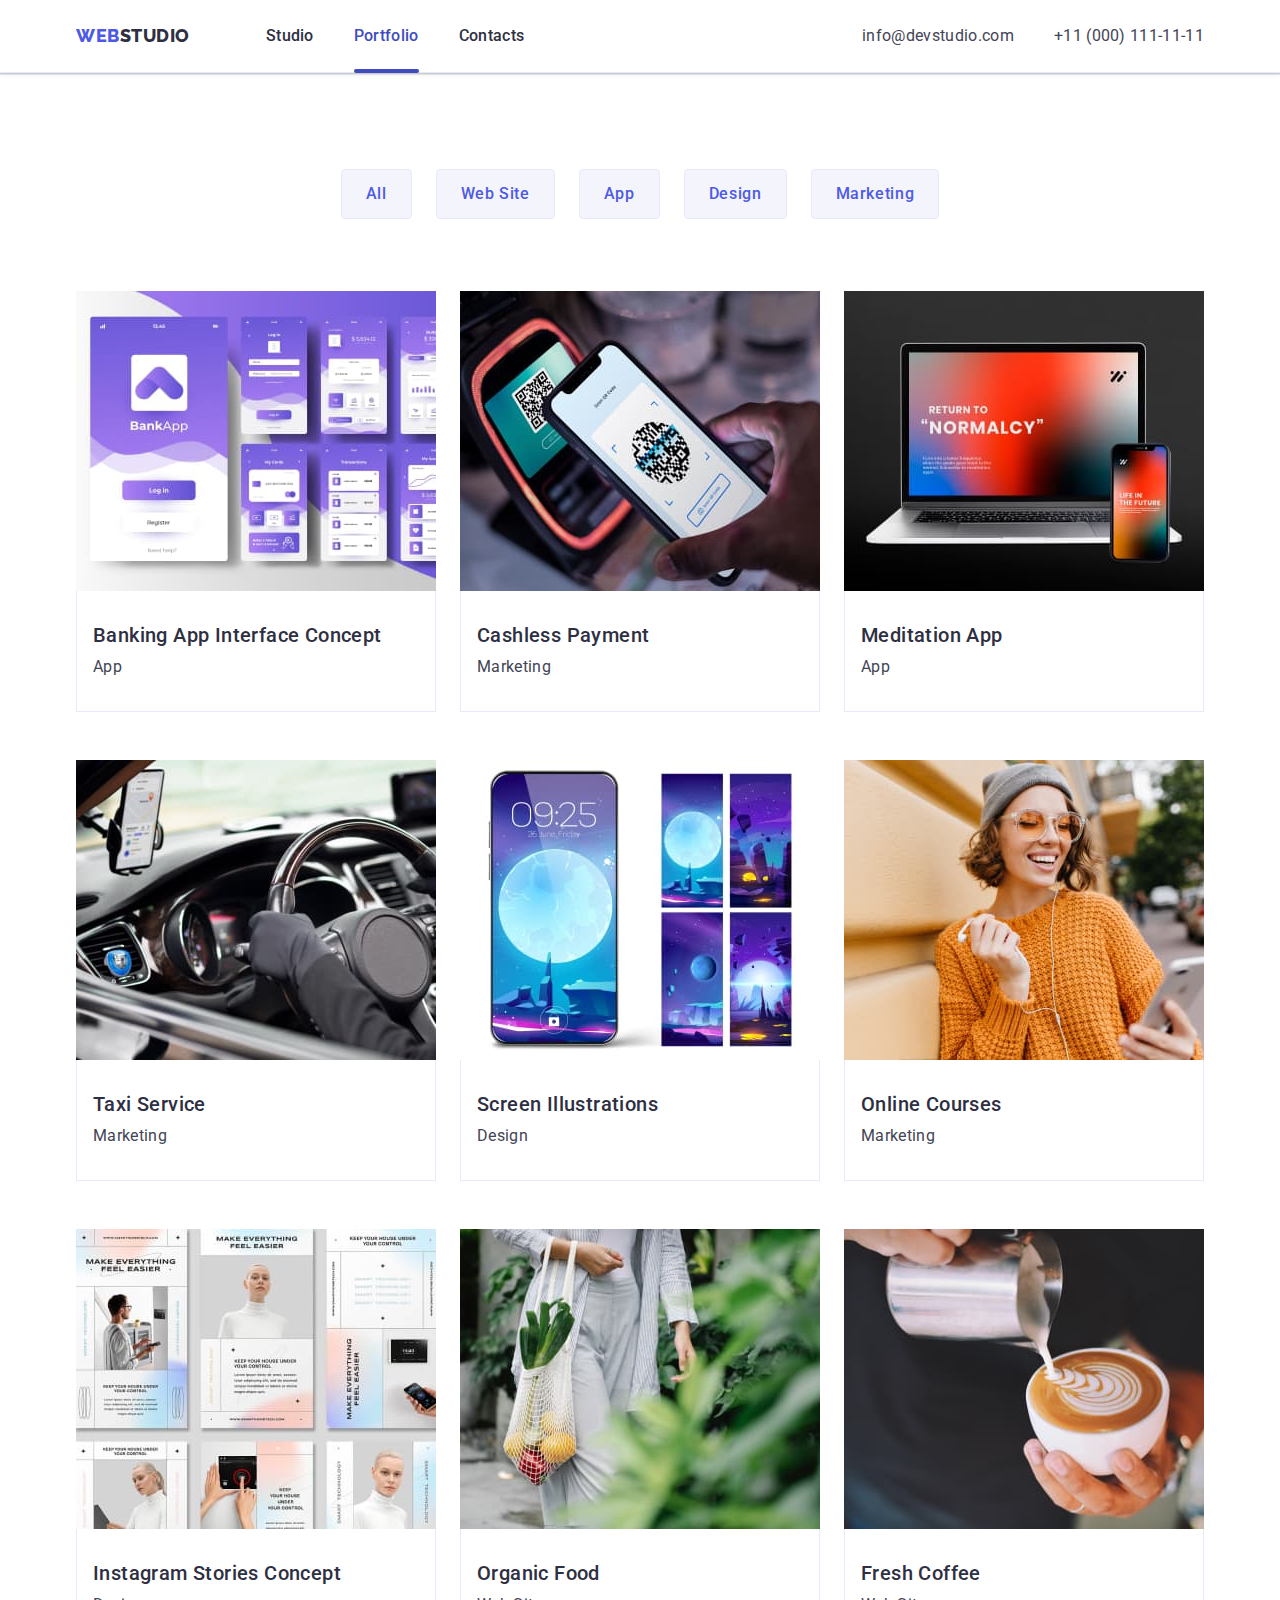
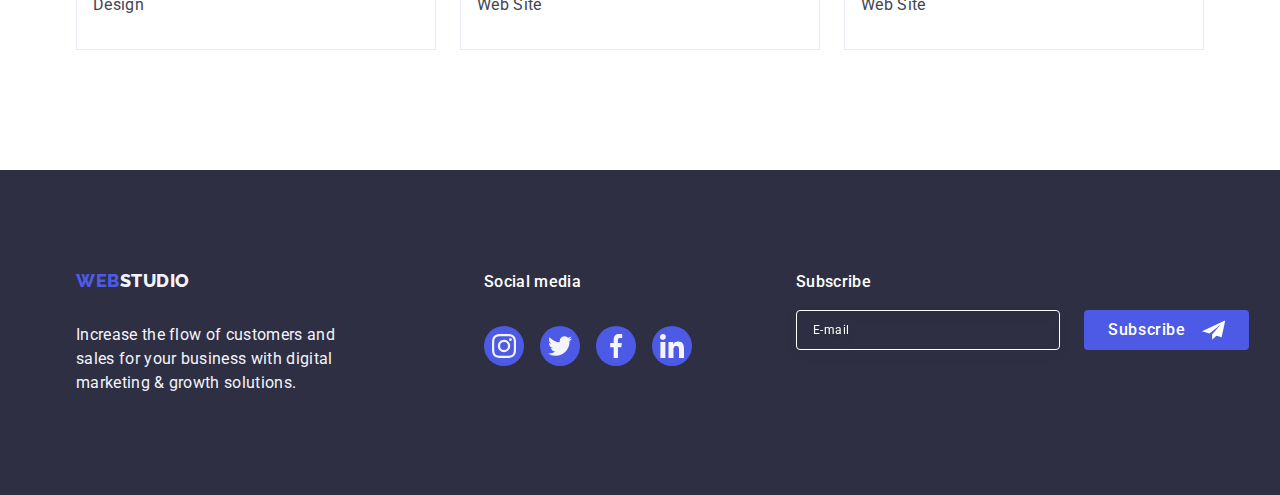
<file: portfolio.html>
<!DOCTYPE html>
<html lang="en">
  <head>
    <meta charset="utf-8" />
    <meta name="description" content="WEBSTUDIOS Portfolio" />
    <title>Portfolio</title>
    <!-- Normalize -->
    <link
      rel="stylesheet"
      href="https://cdn.jsdelivr.net/npm/modern-normalize@2.0.0/modern-normalize.min.css"
    />
    <link rel="stylesheet" href="./css/styles.css" />
    <link rel="preconnect" href="https://fonts.googleapis.com" />
    <link rel="preconnect" href="https://fonts.gstatic.com" crossorigin />
    <link
      href="https://fonts.googleapis.com/css2?family=Raleway:wght@800&family=Roboto:wght@400;500;700;900&display=swap"
      rel="stylesheet"
    />
  </head>

  <body class="page">
    <!-- Header section -->
    <header class="header">
      <div class="header-container container">
        <nav class="header-nav">
          <a class="header-logo link" href="./index.html"
            >Web<span class="logo-other">Studio</span></a
          >
          <ul class="header-list list">
            <li><a class="header-item link" href="./index.html">Studio</a></li>
            <li>
              <a class="header-item link active" href="./portfolio.html"
                >Portfolio</a
              >
            </li>
            <li><a class="header-item link" href="">Contacts</a></li>
          </ul>
        </nav>

        <!-- Contacts -->
        <address class="contacts">
          <ul class="contacts-list list">
            <li>
              <a class="contacts-item link" href="mailto:info@devstudio.com"
                >info@devstudio.com</a
              >
            </li>
            <li>
              <a class="contacts-item link" href="tel:+110001111111"
                >+11 (000) 111-11-11</a
              >
            </li>
          </ul>
        </address>
      </div>
    </header>

    <!-- main block -->
    <main>
      <section class="section-portfolio">
        <div class="container">
          <h1 class="visually-hidden">Completed projects</h1>
          <ul class="list-kind card-set">
            <li>
              <button class="portfolio-btn card-set-item" type="button">
                All
              </button>
            </li>
            <li>
              <button class="portfolio-btn card-set-item" type="button">
                Web Site
              </button>
            </li>
            <li>
              <button class="portfolio-btn card-set-item" type="button">
                App
              </button>
            </li>
            <li>
              <button class="portfolio-btn card-set-item" type="button">
                Design
              </button>
            </li>
            <li>
              <button class="portfolio-btn card-set-item" type="button">
                Marketing
              </button>
            </li>
          </ul>

          <ul class="list card card-set">
            <li class="card-set-item portfolio-item">
              <a href="" class="portfolio-link link">
                <div class="portfolio-overlay">
                  <!-- <div class="portfolio-wrapper"> -->
                  <img
                    class="portfolio-project-image"
                    src="./images/portfolio/img4.jpg"
                    alt="Banking App Interface Concept"
                    width="360"
                    height="300"
                  />
                  <!-- </div> -->
                  <!-- <div class="overlay"> -->
                  <p class="overlay-text">
                    14 Stylish and User-Friendly App Design Concepts · Task
                    Manager App · Calorie Tracker App · Exotic Fruit Ecommerce
                    App · Cloud Storage App
                  </p>
                  <!-- </div> -->
                </div>
                <div class="card-border">
                  <h2 class="project-name">Banking App Interface Concept</h2>
                  <p class="scope-project">App</p>
                </div>
              </a>
            </li>

            <li class="card-set-item portfolio-item">
              <a class="portfolio-link link" href="">
                <div class="portfolio-overlay">
                  <!-- <div class="portfolio-wrapper"> -->
                  <img
                    src="./images/portfolio/img5.jpg"
                    alt="payment by phone"
                    width="360"
                    height="300"
                  />
                  <!-- </div> -->
                  <!-- <div class="overlay"> -->
                  <p class="overlay-text">
                    14 Stylish and User-Friendly App Design Concepts · Task
                    Manager App · Calorie Tracker App · Exotic Fruit Ecommerce
                    App · Cloud Storage App
                  </p>
                  <!-- </div> -->
                </div>
                <div class="card-border">
                  <h2 class="project-name">Cashless Payment</h2>
                  <p class="scope-project">Marketing</p>
                </div>
              </a>
            </li>

            <li class="card-set-item portfolio-item">
              <a class="portfolio-link link" href="">
                <div class="portfolio-overlay">
                  <!-- <div class="portfolio-wrapper"> -->
                  <img
                    src="./images/portfolio/img6.jpg"
                    alt="the interface of the App for meditation on a smartphone and phone"
                    width="360"
                    height="300"
                  />
                  <!-- </div> -->
                  <!-- <div class="overlay"> -->
                  <p class="overlay-text">
                    14 Stylish and User-Friendly App Design Concepts · Task
                    Manager App · Calorie Tracker App · Exotic Fruit Ecommerce
                    App · Cloud Storage App
                  </p>
                  <!-- </div> -->
                </div>
                <div class="card-border">
                  <h2 class="project-name">Meditation App</h2>
                  <p class="scope-project">App</p>
                </div>
              </a>
            </li>

            <li class="card-set-item portfolio-item">
              <a class="portfolio-link link" href="">
                <div class="portfolio-overlay">
                  <!-- <div class="portfolio-wrapper"> -->
                  <img
                    src="./images/portfolio/img7.jpg"
                    alt="hands in black gloves hold the steering wheel of the car"
                    width="360"
                    height="300"
                  />
                  <!-- </div> -->
                  <!-- <div class="overlay"> -->
                  <p class="overlay-text">
                    14 Stylish and User-Friendly App Design Concepts · Task
                    Manager App · Calorie Tracker App · Exotic Fruit Ecommerce
                    App · Cloud Storage App
                  </p>
                  <!-- </div> -->
                </div>
                <div class="card-border">
                  <h2 class="project-name">Taxi Service</h2>
                  <p class="scope-project">Marketing</p>
                </div>
              </a>
            </li>

            <li class="card-set-item portfolio-item">
              <a class="portfolio-link link" href="">
                <div class="portfolio-overlay">
                  <!-- <div class="portfolio-wrapper"> -->
                  <img
                    src="./images/portfolio/img8.jpg"
                    alt="background image on the smartphone screen with the moon and different variations of this image"
                    width="360"
                    height="300"
                  />

                  <p class="overlay-text">
                    14 Stylish and User-Friendly App Design Concepts · Task
                    Manager App · Calorie Tracker App · Exotic Fruit Ecommerce
                    App · Cloud Storage App
                  </p>
                </div>
                <div class="card-border">
                  <h2 class="project-name">Screen Illustrations</h2>
                  <p class="scope-project">Design</p>
                </div>
              </a>
            </li>

            <li class="card-set-item portfolio-item">
              <a class="portfolio-link link" href="">
                <div class="portfolio-overlay">
                  <img
                    src="./images/portfolio/img9.jpg"
                    alt="a girl in a yellow sweater is smiling and listening to online courses in headphones using a smartphone"
                    width="360"
                    height="300"
                  />

                  <p class="overlay-text">
                    14 Stylish and User-Friendly App Design Concepts · Task
                    Manager App · Calorie Tracker App · Exotic Fruit Ecommerce
                    App · Cloud Storage App
                  </p>
                </div>
                <div class="card-border">
                  <h2 class="project-name">Online Courses</h2>
                  <p class="scope-project">Marketing</p>
                </div>
              </a>
            </li>

            <li class="card-set-item portfolio-item">
              <a class="portfolio-link link" href="">
                <div class="portfolio-overlay">
                  <img
                    src="./images/portfolio/img10.jpg"
                    alt="several options for posts on Instagram"
                    width="360"
                    height="300"
                  />

                  <p class="overlay-text">
                    14 Stylish and User-Friendly App Design Concepts · Task
                    Manager App · Calorie Tracker App · Exotic Fruit Ecommerce
                    App · Cloud Storage App
                  </p>
                </div>
                <div class="card-border">
                  <h2 class="project-name">Instagram Stories Concept</h2>
                  <p class="scope-project">Design</p>
                </div>
              </a>
            </li>

            <li class="card-set-item portfolio-item">
              <a class="portfolio-link link" href="">
                <div class="portfolio-overlay">
                  <img
                    src="./images/portfolio/img11.jpg"
                    alt="a woman carries vegetables in a bag in the form of a net"
                    width="360"
                    height="300"
                  />

                  <p class="overlay-text">
                    14 Stylish and User-Friendly App Design Concepts · Task
                    Manager App · Calorie Tracker App · Exotic Fruit Ecommerce
                    App · Cloud Storage App
                  </p>
                </div>
                <div class="card-border">
                  <h2 class="project-name">Organic Food</h2>
                  <p class="scope-project">Web Site</p>
                </div>
              </a>
            </li>

            <li class="card-set-item portfolio-item">
              <a class="portfolio-link link" href="">
                <div class="portfolio-overlay">
                  <img
                    src="./images/portfolio/img12.jpg"
                    alt="making coffee"
                    width="360"
                    height="300"
                  />

                  <p class="overlay-text">
                    14 Stylish and User-Friendly App Design Concepts · Task
                    Manager App · Calorie Tracker App · Exotic Fruit Ecommerce
                    App · Cloud Storage App
                  </p>
                </div>
                <div class="card-border">
                  <h2 class="project-name">Fresh Coffee</h2>
                  <p class="scope-project">Web Site</p>
                </div>
              </a>
            </li>
          </ul>
        </div>
      </section>
    </main>

    <!-- Footer block -->
    <footer class="footer">
      <div class="footer-container container">
        <div class="footer-logo-container">
          <a class="footer-logo link" href="./index.html"
            >Web<span class="logo-white">Studio</span></a
          >

          <!-- exhortation -->
          <p class="exhortation">
            Increase the flow of customers and sales for your business with
            digital marketing & growth solutions.
          </p>
        </div>

        <div class="footer-container-social">
          <p class="footer-network-text">Social media</p>
          <ul class="list network-list network-list-footer">
            <li class="network-item network-item-footer">
              <a
                class="link network-link network-link-footer"
                href="https://www.instagram.com/"
                target="_blank"
                rel="noopener noreferrer"
              >
                <svg class="network-icon" width="24" height="24">
                  <use href="./images/icons.svg#instagram"></use>
                </svg>
              </a>
            </li>
            <li class="network-item network-item-footer">
              <a
                class="link network-link network-link-footer"
                href="https://twitter.com/"
                target="_blank"
                rel="noopener noreferrer"
              >
                <svg class="network-icon" width="24" height="24">
                  <use href="./images/icons.svg#twitter"></use>
                </svg>
              </a>
            </li>
            <li class="network-item network-item-footer">
              <a
                class="link network-link network-link-footer"
                href="https://www.facebook.com/"
                target="_blank"
                rel="noopener noreferrer"
              >
                <svg class="network-icon" width="24" height="24">
                  <use href="./images/icons.svg#facebook"></use>
                </svg>
              </a>
            </li>
            <li class="network-item network-item-footer">
              <a
                class="link network-link network-link-footer"
                href="https://www.linkedin.com/"
                target="_blank"
                rel="noopener noreferrer"
              >
                <svg class="network-icon" width="24" height="24">
                  <use href="./images/icons.svg#linkedin"></use>
                </svg>
              </a>
            </li>
          </ul>
        </div>
        <div class="footer-right">
          <p class="footer-text-subscribe">Subscribe</p>
          <form class="footer-form" name="subscribe_form" autocomplete="off">
            <label class="footer-form-field">
              <input
                class="footer-form-input"
                type="email"
                name="user-email"
                placeholder="E-mail"
              />
            </label>
            <button class="btn foter-form-btn" type="submit">
              Subscribe
              <svg class="subscribe-form-icon" width="24" height="24">
                <use href="./images/icons.svg#subscribe"></use>
              </svg>
            </button>
          </form>
        </div>
      </div>
    </footer>
  </body>
</html>
</file>
<file: css/styles.css>
:root {
  --white: #fff;
  --navyblue: #2e2f42;
  --slate: #434455;
  --iris: #4d5ae5;
  --ocean: #404bbf;
  --cloud: #f4f4fd;
  --cornflower: #e7e9fc;
  --items: 3;
  --indent-column: 24px;
  --indent-row: 48px;

  --icon-color: #8e8f99;
  --icon-hover-color: #404bbf;
  --light-green-icon: #31d0aa;
}

.page {
  font-family: 'Roboto', sans-serif;
  background-color: var(--white);
  color: var(--slate);
}

*,
*::before,
*::after {
  box-sizing: border-box;
}

.visually-hidden {
  position: absolute;
  width: 1px;
  height: 1px;
  margin: -1px;
  border: 0;
  padding: 0;

  white-space: nowrap;
  clip-path: inset(100%);
  clip: rect(0 0 0 0);
  overflow: hidden;
}
/* Reset */

.link {
  text-decoration: none;
  color: currentColor;
  font-style: normal;
}

.list {
  list-style: none;
}

h1,
h2,
h3,
h4,
h5,
p {
  margin: 0;
}

ul,
ol {
  list-style: none;
  margin: 0;
  padding: 0;
}

a {
  text-decoration: none;
  color: currentColor;
}

img {
  display: block;
  width: 100%;
  height: auto;
}

button {
  font-family: inherit;
  cursor: pointer;
}

.section {
  padding-top: 48px;
  padding-bottom: 48px;
}

@media only screen and (min-width: 1158px) {
  .section {
    padding-top: 60px;
    padding-bottom: 60px;
  }
}

.container {
  min-width: 320px;
  max-width: 428px;

  padding-left: 16px;
  padding-right: 16px;

  margin-left: auto;
  margin-right: auto;

  outline-offset: -2px;
}

@media only screen and (min-width: 768px) {
  .container {
    max-width: 768px;
  }
}

@media only screen and (min-width: 1158px) {
  .container {
    max-width: 1158px;
    padding-left: 15px;
    padding-right: 15px;
  }
}

.title {
  margin-bottom: 72px;
  font-size: 36px;
  font-weight: 700;
  line-height: 1.11;
  letter-spacing: 0.72px;
  text-transform: capitalize;

  text-align: center;

  color: var(--navyblue);
}

/* Flexbox grid */
.card-set {
  display: flex;
  flex-wrap: wrap;
  gap: var(--indent-row) var(--indent-column);
}

card-set-item {
  width: calc((100% - 48px) / 3);
}
/* HEADER */

.header {
  border-bottom: 1px solid var(--cornflower);
  box-shadow: 0px 2px 1px rgba(46, 47, 66, 0.08),
    0px 1px 1px rgba(46, 47, 66, 0.16), 0px 1px 6px rgba(46, 47, 66, 0.08);
  padding: 24px 0;
}

@media only screen and (min-width: 768px) {
  .header {
    padding: 0;
  }
}

.header-container {
  display: flex;
  justify-content: space-between;
  align-items: center;
}

.header-nav {
  display: flex;
  align-items: center;
}

.header-logo {
  color: var(--iris);
  font-size: 18px;
  font-family: 'Raleway', sans-serif;
  font-weight: 800;
  line-height: 1.17;
  letter-spacing: 0.54px;
  text-transform: uppercase;
}

@media only screen and (min-width: 768px) {
  .header-logo {
    margin-right: 120px;
  }
}

@media only screen and (min-width: 1158px) {
  .header-logo {
    margin-right: 76px;
  }
}

.logo-other {
  color: var(--navyblue);
}

.header-list {
  display: flex;
  gap: 40px;
}

.header-item {
  font-weight: 500;
  line-height: 1.5;
  letter-spacing: 0.02em;
  color: var(--navyblue);
  display: block;
  padding: 24px 0;
  transition: color 250ms cubic-bezier(0.4, 0, 0.2, 1);
  position: relative;
}

.header-item:hover,
.header-item:focus {
  color: var(--ocean);
}

.active {
  color: var(--icon-hover-color);
}

.header-item.active::after {
  content: '';
  position: absolute;
  bottom: -1px;
  left: 0;

  display: block;
  width: 100%;
  height: 4px;
  border-radius: 2px;
  background-color: var(--ocean);
}

.contacts {
  font-style: normal;
}

.contacts-list {
  display: flex;
  flex-direction: column;
  align-items: center;
  gap: 8px;
}

@media only screen and (min-width: 1158px) {
  .contacts-list {
    gap: 40px;
    flex-direction: row;
  }
}

.header-address-item {
}

@media only screen and (min-width: 768px) {
  .contacts-item {
    font-size: 12px;
    font-weight: 400;
    line-height: 1.17;
    letter-spacing: 0.48px;
    color: var(--slate);
    padding: 0;

    transition: color 250ms cubic-bezier(0.4, 0, 0.2, 1);
  }
}

.contacts-item:hover,
.contacts-item:focus {
  color: var(--icon-hover-color);
}

@media only screen and (min-width: 1158px) {
  .contacts-item {
    font-size: 16px;
    font-weight: 400;
    line-height: 1.5;
    letter-spacing: 0.32px;

    padding: 24px 0;
  }
}

.menu-toggle {
  min-height: 32px;
  min-width: 32px;
  display: flex;
  align-items: center;
  justify-content: center;

  margin: 0;
  padding: 0;
  background-color: transparent;
  cursor: pointer;
  border: none;
  outline: none;

  transition: background-color 250ms cubic-bezier(0.4, 0, 0.2, 1);
}

.menu-toggle:hover,
.menu-toggle:focus {
  background-color: rgba(0, 0, 0, 0.1);
}

.menu-icon {
  stroke: var(--navyblue);
}

@media (min-width: 768px) {
  .menu-icon,
  .menu-toggle {
    display: none;
  }
}

.contacts-item {
  line-height: 1.5;
  letter-spacing: 0.02em;

  display: block;

  transition: color 250ms cubic-bezier(0.4, 0, 0.2, 1);
}

.contacts-item:hover,
.contacts-item:focus {
  color: var(--ocean);
}

@media (max-width: 767.8px) {
  .header-item,
  .contacts {
    display: none;
  }
}

/* MAIN */

.order {
  background-color: var(--navyblue);
  font-family: 'Roboto', sans-serif;
  font-size: 16px;
  line-height: 1.5;
  letter-spacing: 0.04em;

  max-width: 448px;

  padding-top: 112px;
  padding-bottom: 112px;

  margin: 0 auto;

  background-image: linear-gradient(
      to bottom,
      rgba(46, 47, 66, 0.7),
      rgba(46, 47, 66, 0.7)
    ),
    url('../images/order/people-office-tell@1x.png');
  background-repeat: no-repeat;
  background-position: center;
  background-size: cover;
}

@media (min-device-pixel-ratio: 2),
  (min-resolution: 192dpi),
  (min-resolution: 2dppx) {
  .order {
    background-image: linear-gradient(
        to bottom,
        rgba(46, 47, 66, 0.7),
        rgba(46, 47, 66, 0.7)
      ),
      url('../images/order/people-office-tell@2x.png');
  }
}

@media only screen and (min-width: 768px) {
  .order {
    max-width: 768px;
    background-image: linear-gradient(
        to bottom,
        rgba(46, 47, 66, 0.7),
        rgba(46, 47, 66, 0.7)
      ),
      url('../images/order/people-office-tab@1x.png');
  }

  @media (min-device-pixel-ratio: 2),
    (min-resolution: 192dpi),
    (min-resolution: 2dppx) {
    .order {
      background-image: linear-gradient(
          to bottom,
          rgba(46, 47, 66, 0.7),
          rgba(46, 47, 66, 0.7)
        ),
        url('../images/order/people-office-tab@2x.png');
    }
  }
}

@media only screen and (min-width: 1158px) {
  .order {
    max-width: 1440px;
    padding-top: 188px;
    padding-bottom: 188px;
    background-image: linear-gradient(
        to bottom,
        rgba(46, 47, 66, 0.7),
        rgba(46, 47, 66, 0.7)
      ),
      url('../images/order/people-office@1x.png');
  }

  @media (min-device-pixel-ratio: 2),
    (min-resolution: 192dpi),
    (min-resolution: 2dppx) {
    .order {
      background-image: linear-gradient(
          to bottom,
          rgba(46, 47, 66, 0.7),
          rgba(46, 47, 66, 0.7)
        ),
        url('../images/order/people-office@2x.png');
    }
  }
}

@media only screen and (min-width: 1158px) {
  .order {
    max-width: 1440px;

    padding-top: 188px;
    padding-bottom: 188px;
  }
}

.order-title {
  color: var(--white);
  text-align: center;

  font-size: 36px;
  line-height: 1.11;
  letter-spacing: 0.72px;
  text-transform: capitalize;
  font-weight: 700;

  max-width: 320px;
  margin: 0 auto;
  margin-bottom: 72px;
}

@media only screen and (min-width: 768px) {
  .order-title {
    font-size: 56px;
    height: 1.07;
    letter-spacing: 1.12px;
    margin-bottom: 36px;
    max-width: 496px;
  }
}

@media only screen and (min-width: 1158px) {
  .order-title {
    margin-bottom: 48px;
  }
}

.order-btn {
  background: var(--iris);
  color: var(--white);
  font-family: 'Roboto', sans-serif;
  font-weight: 500;
  font-size: 16px;
  line-height: 1.5;
  letter-spacing: 0.04em;
  min-width: 169px;
  height: 56px;
  border: none;

  display: block;
  margin: 0 auto;
  padding: 16px 32px;
  border-radius: 4px;
  background: var(--iris);
  box-shadow: 0px 4px 4px 0px rgba(0, 0, 0, 0.15);

  transition: background-color 250ms cubic-bezier(0.4, 0, 0.2, 1);
}

.order-btn:hover,
.order-btn:focus {
  background-color: var(--ocean);
}

/* benefits section */
.benefits {
  padding-top: 96px;
  padding-bottom: 96px;
}

@media only screen and (min-width: 1158px) {
  .benefits {
    padding-top: 60px;
    padding-bottom: 60px;
  }
}

.benefits-list {
}

@media only screen and (min-width: 768px) {
  .benefits-list {
    display: flex;
    flex-wrap: wrap;
    align-items: center;
    justify-content: center;
    gap: 72px 24px;
  }
}

@media only screen and (min-width: 1158px) {
  .benefits-list {
    display: flex;
    flex-wrap: nowrap;
  }
}

.benefits-item {
  width: 100%;
}

@media only screen and (max-width: 767.8px) {
  .benefits-item:not(:last-child) {
    margin-bottom: 72px;
  }
}

@media only screen and (min-width: 768px) {
  .benefits-item {
    flex-basis: calc((100% - 24px) / 2);
  }
}

@media only screen and (min-width: 1158px) {
  .benefits-item {
    flex-basis: calc((100% - 72px) / 4);
  }
}

.benefats-icons-container {
  display: flex;
  justify-content: center;
  align-items: center;
  margin-bottom: 8px;

  width: 264px;
  height: 112px;

  background-color: var(--cloud);
  border-radius: 4px;
}

.benefits-icon {
}

@media only screen and (max-width: 1157.8px) {
  .benefats-icons-container,
  .benefits-icon {
    display: none;
  }
}

.benefits-item-title {
  margin-bottom: 8px;
  text-align: center;
}

@media only screen and (min-width: 768px) {
  .benefits-item-title {
    text-align: left;
  }
}

@media only screen and (min-width: 1158px) {
  .benefits-item-title {
    font-size: 20px;
    font-weight: 500;
    line-height: 1.2;
    letter-spacing: 0.4px;
    margin-bottom: 8px;
    text-align: left;
  }
}

.text {
  color: var(--slate);
  line-height: 1.5;
  font-size: 16px;
}

.benefits-title-par {
  color: var(--slate);
  font-size: 16px;
  font-weight: 500;
  line-height: 1.5;
  letter-spacing: 0.32px;
}

@media only screen and (min-width: 1158px) {
  .benefits-title-par {
    font-weight: 400;
  }
}

/**
  |============================
  | Working section
  |============================
*/

.working {
  font-size: 36px;
  line-height: 1.11;
  text-align: center;
  letter-spacing: 0.02em;

  padding-bottom: 120px;
}

@media only screen and (max-width: 1157.8px) {
  .working {
    display: none;
  }
}

.title-working {
  font-size: 36px;
  text-transform: capitalize;
  letter-spacing: 0.02em;
  color: var(--navyblue);
  margin-bottom: 72px;
}

.working-list {
  display: flex;
  gap: 24px;
}

.working-item {
  flex-basis: calc((100% - 48) / 3);
}

.working-img {
  border: 1px solid var(--cornflower);
}

/**
  |============================
  | Team section
  |============================
*/

.team {
  background-color: var(--cloud);

  padding-top: 96px;
  padding-bottom: 96px;
}

@media only screen and (min-width: 1158px) {
  .team {
    padding-top: 120px;
    padding-bottom: 120px;
  }
}

.team-list {
  gap: 72px;
}

@media only screen and (min-width: 768px) {
  .team-list {
    display: flex;
    flex-wrap: wrap;
    align-items: center;
    justify-content: center;

    gap: 64px 24px;
  }
}

@media only screen and (min-width: 1158px) {
  .team-list {
    display: flex;
    flex-wrap: nowrap;
    align-items: center;
    justify-content: center;

    gap: 24px;
  }
}

.team-item {
  background-color: var(--white);
  border-radius: 0px 0px 4px 4px;
  box-shadow: 0px 1px 6px rgba(46, 47, 66, 0.08),
    0px 1px 1px rgba(46, 47, 66, 0.16), 0px 2px 1px rgba(46, 47, 66, 0.08);

  max-width: 264px;
  gap: 72px;
}

@media only screen and (min-width: 768px) {
  .team-item {
    flex-basis: calc((100% - 24) / 2);
  }
}

@media only screen and (min-width: 1158px) {
  .team-item {
    flex-basis: calc((100% - 72) / 4);
  }
}

@media only screen and (max-width: 767.8px) {
  .team-item {
    margin-left: auto;
    margin-right: auto;
  }
}

.team-img {
}

.network-list {
  display: flex;
  gap: 24px;
  justify-content: center;
  align-items: center;
}

.network-item {
  display: flex;
  justify-content: center;
  align-items: center;
  width: 40px;
  height: 40px;
}

.network-link {
  display: flex;
  justify-content: center;
  align-items: center;
  width: 100%;
  height: 100%;
  background-color: var(--iris);
  border-radius: 50%;

  transition: background-color 250ms cubic-bezier(0.4, 0, 0.2, 1);
}

.network-link:hover,
.network-link:focus {
  background-color: var(--ocean);
}

.network-icon {
  fill: var(--cloud);
}

.employee {
  padding: 32px 0;
}

.p-designer {
}

.team-title {
  font-size: 20px;
  font-weight: 500;
  line-height: 1.2;
  letter-spacing: 0.4px;
  color: var(--navyblue);
  text-align: center;
}

.position {
  color: var(--slate);
  line-height: 1.5;
  letter-spacing: 0.32px;
  font-size: 16px;
  letter-spacing: 0.02em;
  text-align: center;
  margin: 8px auto;
}

/**
  |============================
  | Customers Section
  |============================
*/

.customers-section {
  padding-top: 96px;
  padding-bottom: 96px;
}

@media only screen and (min-width: 1158px) {
  .customers-section {
    padding-top: 120px;
    padding-bottom: 120px;
  }
}

.customers-title {
}

.customers-list {
  display: flex;
  align-items: center;
  justify-content: center;
  flex-wrap: wrap;
  gap: 72px 16px;
}

@media only screen and (min-width: 768px) {
  .customers-list {
    gap: 72px 24px;
  }
}

@media only screen and (min-width: 1158px) {
  .customers-list {
    flex-wrap: nowrap;
    gap: 24px;
  }
}

.customers-item {
}

.customers-link {
  display: flex;
  justify-content: center;
  align-items: center;

  color: var(--icon-color);

  border: 1px solid var(--icon-color);
  border-radius: 4px;

  transition: border-color 250ms cubic-bezier(0.4, 0, 0.2, 1),
    color 250ms cubic-bezier(0.4, 0, 0.2, 1);

  width: 190px;
  height: 88px;
}

@media only screen and (min-width: 768px) {
  .customers-link {
    width: 168px;
  }
}

.customers-link:hover .customers-icon {
  color: var(--icon-hover-color);
}

.customers-link:focus .customers-icon {
  color: var(--icon-hover-color);
}

.customers-link:hover,
.customers-link:focus {
  border-color: var(--icon-hover-color);
  color: var(--ocean);
}

.customers-icon {
  fill: currentColor;
}

/**
  |============================
  | Footer
  |============================
*/

.footer {
  background-color: var(--navyblue);

  padding-top: 96px;
  padding-bottom: 96px;
}

@media only screen and (min-width: 1158px) {
  .footer {
    padding-top: 100px;
    padding-bottom: 100px;
  }
}

.footer-container {
  display: flex;
  flex-direction: column;
  gap: 72px;
  align-items: center;
}

@media only screen and (min-width: 768px) {
  .footer-container {
    flex-direction: row;
    flex-wrap: wrap;
    padding-left: 108px;
    gap: 72px 24px;
    align-items: baseline;
  }
}
@media only screen and (min-width: 1158px) {
  .footer-container {
    justify-content: start;
    flex-direction: row;
    padding-left: 15px;
  }
}

.footer-logo-container {
  display: flex;
  flex-direction: column;
  gap: 16px;
  align-items: center;
}

@media only screen and (min-width: 768px) {
  .footer-logo-container {
    align-items: start;
  }
}

@media only screen and (min-width: 1158px) {
  .footer-logo-container {
    margin-right: 120px;
  }
}

.footer-logo {
  font-family: 'Raleway', sans-serif;
  font-size: 18px;
  font-weight: 800;
  line-height: 1.17;
  letter-spacing: 0.54px;
  text-transform: uppercase;
  color: var(--iris);
  display: inline-block;
  margin-bottom: 16px;
}

.logo-white {
  color: var(--cloud);
}

.exhortation {
  color: var(--cloud);
  line-height: 1.5;
  letter-spacing: 0.32px;
  width: 264px;
  max-width: 268px;
  font-weight: 400;
}

@media only screen and (min-width: 768px) {
  .exhortation {
    max-width: 264px;
  }
}

.footer-container-social {
}

@media only screen and (min-width: 1158px) {
  .footer-container-social {
    margin-right: 80px;
  }
}

.footer-network-text {
  letter-spacing: 0.32px;
  color: var(--white);
  margin-bottom: 16px;
  font-weight: 500;
  line-height: 1.5;
}

.network-link-footer:hover,
.network-link-footer:focus {
  background-color: var(--light-green-icon);
}

.network-icon {
  fill: var(--cloud);
}

.network-list-footer {
  gap: 16px;
}

/* footer-form */

@media only screen and (max-width: 1157.8px) {
  .footer-right {
    width: 100%;
  }
}

.footer-text-subscribe {
  color: var(--white);
  font-size: 16px;
  font-weight: 500;
  line-height: 1.5;
  letter-spacing: 0.32px;
  text-align: center;

  margin-bottom: 16px;
}

@media only screen and (min-width: 768px) {
  .footer-text-subscribe {
    text-align: start;
  }
}

.footer-form {
  display: flex;
  gap: 16px;
  flex-direction: column;
  justify-content: center;

  width: 100%;
}

@media only screen and (min-width: 768px) {
  .footer-form {
    flex-direction: row;
    gap: 24px;
    justify-content: start;
  }
}

@media only screen and (min-width: 1158px) {
  .footer-form {
    flex-direction: row;
    justify-content: start;
    max-width: 264px;
  }
}

.footer-form-field {
  position: relative;
  display: block;
}

.footer-form-input {
  width: 100%;
  height: 40px;
  padding: 8px 16px;

  font-size: 12px;
  color: var(--white);
  line-height: 1.5;
  letter-spacing: 0.04em;

  border-radius: 4px;
  border: 1px solid var(--white);
  filter: drop-shadow(0px 4px 4px rgba(0, 0, 0, 0.15));
  background-color: transparent;

  transition: border-color 250ms cubic-bezier(0.4, 0, 0.2, 1);
}

@media only screen and (min-width: 768px) {
  .footer-form-input {
    width: 264px;
  }
}

.footer-form-input:focus {
  border-color: var(--iris);
}

.footer-form-input::placeholder {
  opacity: 1;
  transition: opacity 250ms cubic-bezier(0.4, 0, 0.2, 1);

  color: var(--white);
  font-size: 12px;
  font-weight: 400;
  line-height: 2;
  letter-spacing: 0.48px;
}

.footer-form-input:focus::placeholder {
  opacity: 0;
}

.foter-form-btn {
  display: inline-flex;
  padding: 8px 24px;
  justify-content: center;
  align-items: center;
  min-width: 165px;

  border-radius: 4px;
  background: var(--iris);
  border: none;

  margin: 0 auto;

  color: var(--white);
  text-align: center;
  font-size: 16px;
  font-weight: 500;
  line-height: 1.5;
  letter-spacing: 0.64px;

  transition: background-color 250ms cubic-bezier(0.4, 0, 0.2, 1);
}

@media only screen and (min-width: 768px) {
  .foter-form-btn {
    margin: 0;
  }
}

.foter-form-btn:hover,
.foter-form-btn:focus {
  background-color: var(--ocean);
}

.subscribe-form-icon {
  margin-left: 16px;
}

.footer-container-social {
  display: flex;
  flex-direction: column;
  gap: 16px;
  align-items: center;
}

@media only screen and (min-width: 768px) {
  .footer-container-social {
    align-items: start;
  }
}

/* PORTFOLIO */
.portfolio-btn {
  font-family: 'Roboto', sans-serif;
  font-size: 16px;
  letter-spacing: 0.04em;
  background-color: var(--cloud);
  color: var(--iris);
  text-align: center;
  font-weight: 500;
  line-height: 1.5;
  letter-spacing: 0.64px;

  transition: color 250ms cubic-bezier(0.4, 0, 0.2, 1),
    background-color 250ms cubic-bezier(0.4, 0, 0.2, 1),
    border-color 250ms cubic-bezier(0.4, 0, 0.2, 1),
    box-shadow 250ms cubic-bezier(0.4, 0, 0.2, 1);
}

.portfolio-btn:hover,
.portfolio-btn:focus {
  background-color: var(--ocean);
  color: var(--white);
  border: 1px solid transparent;
  box-shadow: 0px 3px 1px rgba(0, 0, 0, 0.1), 0px 2px 1px rgba(0, 0, 0, 0.08),
    0px 2px 2px rgba(0, 0, 0, 0.12);
}

.portfolio-link {
  display: block;
  transition: box-shadow 250ms cubic-bezier(0.4, 0, 0.2, 1);
}

.portfolio-link:hover {
  box-shadow: 0px 1px 6px rgba(46, 47, 66, 0.08),
    0px 1px 1px rgba(46, 47, 66, 0.16), 0px 2px 1px rgba(46, 47, 66, 0.08);
  transform: translateY(0%);
}

.portfolio-link:hover.project-name {
  font-weight: 500;
  font-size: 20px;
  line-height: 1.2;
  letter-spacing: 0.02em;
  color: var(--navyblue);
  margin-bottom: 8px;
  transform: translateY(0%);
}

.scope-project {
  font-size: 16px;
  line-height: 1.5;
  letter-spacing: 0.02em;
  color: var(--slate);
}

.card-border {
  padding: 32px 16px;
  border: 1px solid var(--cornflower);
  border-top: none;
}

.btns-portfolio {
  padding-top: 96px;
  padding-bottom: 72px;
  justify-content: center;
}

.project-name {
  color: var(--navyblue);
  font-size: 20px;
  font-weight: 500;
  line-height: 1.2;
  letter-spacing: 0.4px;
  margin-bottom: 8px;
}

.portfolio-btn {
  border-radius: 4px;
  border: 1px solid var(--cornflower);
  display: block;
  margin: 0 auto;
  justify-content: center;
  padding: 12px 24px;
}

.portfolio-item {
  transition: box-shadow 250ms cubic-bezier(0.4, 0, 0.2, 1);
}

.portfolio-item:hover,
.portfolio-item:focus {
  border: 1px solid var(--cloud);
  background-color: var(--white);
  box-shadow: 0px 2px 1px 0px rgba(46, 47, 66, 0.08),
    0px 1px 1px 0px rgba(46, 47, 66, 0.16),
    0px 1px 6px 0px rgba(46, 47, 66, 0.08);
  border: initial;
}

/* overlay */
.portfolio-overlay {
  position: relative;
  overflow: hidden;
}

.overlay-text {
  font-weight: 400;
  letter-spacing: 0.02em;
  font-size: 16px;
  line-height: 1.5;

  color: var(--cloud);
  position: absolute;
  top: 0;

  padding: 40px 32px;

  background-color: var(--iris);
  height: 100%;
  width: 100%;
  transform: translateY(100%);
  transition: transform 250ms cubic-bezier(0.4, 0, 0.2, 1);
}

.overlay {
  position: absolute;
  top: 0;
  left: 0;
  transform: translateY(100%);
  transition: transform 250ms cubic-bezier(0.4, 0, 0.2, 1);

  width: 100%;
  height: 100%;
  background-color: var(--iris);
  padding: 40px 32px 164px 32px;
}

.portfolio-item:hover .overlay-text {
  transform: translateY(0);
}

.projects-container {
  padding-bottom: 120px;
}

.section-portfolio {
  padding-top: 96px;
  padding-bottom: 120px;
}

.list-kind {
  display: flex;
  justify-content: center;
  gap: 24px;
  margin-bottom: 72px;
}

.card {
  display: flex;
  flex-wrap: wrap;
  row-gap: 48px;
}

/* modal window styles */
.backdrop {
  position: fixed;
  top: 0;
  left: 0;

  width: 100%;
  height: 100%;
  background-color: rgba(46, 47, 66, 0.4);

  transition: opacity 250ms cubic-bezier(0.4, 0, 0.2, 1),
    visibility 250ms cubic-bezier(0.4, 0, 0.2, 1);
}

.backdrop.is-hidden {
  opacity: 0;
  visibility: hidden;
  pointer-events: none;
}

.modal {
  position: absolute;
  top: 50%;
  left: 50%;

  padding: 72px 24px 24px 24px;

  width: 408px;
  min-height: 584px;
  border-radius: 4px;
  background-color: #fcfcfc;
  box-shadow: 0px 2px 1px 0px rgba(0, 0, 0, 0.2),
    0px 1px 3px 0px rgba(0, 0, 0, 0.12), 0px 1px 1px 0px rgba(0, 0, 0, 0.14);

  transform: translate(-50%, -50%) scale(1);
  transition: transform 250ms cubic-bezier(0.4, 0, 0.2, 1);
}

.backdrop.is-hidden .modal {
  opacity: 0;
  transform: translateX(-50%) translateY(-50%);
}

.modal-btn {
  display: flex;
  align-items: center;
  justify-content: center;
  position: absolute;
  top: 24px;
  right: 24px;

  width: 24px;
  height: 24px;
  padding: 0;
  border-radius: 50%;
  border: 1px solid rgba(0, 0, 0, 0.1);
  background-color: var(--cornflower);

  transition: background-color 250ms cubic-bezier(0.4, 0, 0.2, 1),
    border 250ms cubic-bezier(0.4, 0, 0.2, 1);
}

.modal-btn:hover,
.modal-btn:focus {
  background-color: var(--icon-hover-color);
  border: none;
  fill: var(--white);
}

.modal-container {
  margin-bottom: 8px;
}

.modal-icon {
  transition: fill 250ms cubic-bezier(0.4, 0, 0.2, 1);
}

.modal-title {
  display: block;
  margin-bottom: 16px;
  width: 360px;
  color: var(--navyblue);
  text-align: center;
  font-family: Roboto;
  font-size: 16px;
  font-weight: 500;
  line-height: 1.5;
  letter-spacing: 0.32px;
}

.modal-form {
}

.modal-form-field {
  display: block;

  position: relative;

  font-size: 12px;
  line-height: 1.17;
  letter-spacing: 0.04em;
  color: var(--icon-color);
  margin-bottom: 4px;
}

.modal-form-input {
  width: 100%;
  height: 40px;
  padding: 11px 38px;

  font-size: 18px;

  border-radius: 4px;
  border: 1px solid rgba(46, 47, 66, 0.4);
  background-color: transparent;
  outline: transparent;

  transition: border-color 250ms cubic-bezier(0.4, 0, 0.2, 1);
}

.modal-form-input:focus {
  border-color: var(--iris);
}

.modal-form-label {
  display: block;
  position: relative;
}

.modal-form-icon {
  position: absolute;
  left: 16px;
  top: 45%;
  fill: var(--navyblue);
  transition: fill 250ms cubic-bezier(0.4, 0, 0.2, 1);
}

.modal-form-input:focus + .modal-form-icon {
  fill: var(--iris);
}

.modal-form-comment {
  width: 100%;
  height: 120px;
  padding: 11px 38px;

  font-size: 12px;
  line-height: 1.17;
  letter-spacing: 0.04em;
  color: rgba(46, 47, 66, 0.4);
  padding: 8px 16px;

  border-radius: 4px;
  border: 1px solid rgba(46, 47, 66, 0.4);
  background-color: transparent;
  outline: transparent;

  resize: none;

  transition: border-color 250ms cubic-bezier(0.4, 0, 0.2, 1);
}

.modal-form-comment:focus {
  border-color: var(--iris);
}

.modal-form-comment::placeholder {
  color: rgba(46, 47, 66, 0.4);
  font-size: 12px;
  font-weight: 400;
  line-height: 1.17;
  letter-spacing: 0.48px;
}

.form-btn {
  transition: background-color 250ms cubic-bezier(0.4, 0, 0.2, 1);
}

/* agreement block */

.modal_container_agreement {
  margin-bottom: 24px;
}

.modal-form-agreement {
  align-items: center;
  gap: 8px;
  font-size: 12px;
  line-height: 1.17;
  letter-spacing: 0.04em;
  color: var(--icon-color);
}

.modal-form-custom-checkbox {
  display: inline-flex;
  align-items: center;
  justify-content: center;
  fill: transparent;

  width: 16px;
  height: 16px;

  border-radius: 2px;
  border: 1px solid rgba(46, 47, 66, 0.4);
  transition: background-color 250ms cubic-bezier(0.4, 0, 0.2, 1),
    border 250ms cubic-bezier(0.4, 0, 0.2, 1),
    fill 250ms cubic-bezier(0.4, 0, 0.2, 1);
}

.modal-form-checkbox-icon {
  opacity: 1;
  transition: opacity 250ms cubic-bezier(0.4, 0, 0.2, 1),
    transform 250ms cubic-bezier(0.4, 0, 0.2, 1);
}

.comment-container {
  margin-bottom: 16px;
}

.modal-row {
  position: relative;
}

.modal-form-icon {
  top: 50%;
  transform: translateY(-50%);
}

.modal-form-checkbox:checked
  + .modal-form-agreement
  > .modal-form-custom-checkbox {
  background-color: var(--icon-hover-color);
  border: none;
  fill: var(--cloud);
}

.modal-form-checkbox:checked
  + .modal-form-custom-checkbox
  > .modal-form-checkbox-icon {
  opacity: 0;
  transform: scale(1);
}

.modal-form-agreement-desc {
  user-select: none;
  color: #8e8f99;
  font-family: Roboto;
  font-size: 12px;
  font-weight: 400;
  line-height: 1.17;
  letter-spacing: 0.48px;
}

.modal-form-link {
  color: var(--iris);
  text-decoration: underline;
}

/**
  |============================
  | Mobile menu
  |============================
*/

.menu-close {
  display: flex;
  align-items: center;
  justify-content: center;
  position: absolute;
  top: 24px;
  right: 24px;

  min-height: 24px;
  min-width: 24px;

  background-color: transparent;
  border-radius: 50%;
  border: 1px solid rgb(0, 0, 0, 0.1);
  outline: none;

  transition: background-color 250ms cubic-bezier(0.4, 0, 0.2, 1),
    border 250ms cubic-bezier(0.4, 0, 0.2, 1),
    fill 250ms cubic-bezier(0.4, 0, 0.2, 1);
}

.menu-close:hover,
.menu-close:focus {
  background-color: var(--icon-hover-color);
  border: none;
  fill: var(--white);
}

.menu-container {
  display: flex;
  flex-direction: column;
  justify-content: space-between;
  position: fixed;
  top: 0;
  left: 0;
  width: 100%;
  height: 100%;
  max-height: 796px;
  max-width: 768px;

  padding-top: 80px;
  padding-bottom: 40px;
  padding-left: 40px;
  background: var(--white);
  box-shadow: 0px 1px 6px 0px rgba(46, 47, 66, 0.08),
    0px 1px 1px 0px rgba(46, 47, 66, 0.16),
    0px 2px 1px 0px rgba(46, 47, 66, 0.08);
  z-index: 999;

  transform: translateX(100%);
  transition: transform 250ms cubic-bezier(0.4, 0, 0.2, 1);
}

@media only screen and (min-width: 768px) {
  .menu-container {
    display: none;
  }
}

.menu-container.is-open {
  transform: translateX(0);
}

.mobile-nav-list {
}

.mobile-nav-item {
}

.mobile-nav-item:not(:last-child) {
  margin-bottom: 40px;
}

.mobile-nav-link {
  font-size: 36px;
  font-weight: 700;
  line-height: 1.11;
  letter-spacing: 0.72px;

  transition: color 250ms cubic-bezier(0.4, 0, 0.2, 1);
}

.mobile-nav-link:hover,
.mobile-nav-link:focus {
  color: var(--icon-hover-color);
}

.mobile-address {
  font-style: normal;
  margin-bottom: 48px;
}

.mobile-address-list {
  display: flex;
  flex-direction: column;
  gap: 40px;
}

.mobile-address-item {
}

.mobile-address-link {
  font-size: 20px;
  line-height: 1.2;
  letter-spacing: 0.4px;

  transition: all 250ms cubic-bezier(0.4, 0, 0.2, 1);
}

.tel {
  color: var(--iris);
  font-size: 36px;
  font-weight: 700;
  line-height: 1.11;
  letter-spacing: 0.72px;
  text-transform: capitalize;
}

.email {
  color: var(--slate, #434455);
  font-size: 20px;
  font-weight: 500;
  line-height: 1.2;
  letter-spacing: 0.4px;
}

.mobile-address-link:hover,
.mobile-address-link:focus {
  color: var(--iris);
  font-size: 36px;
  font-weight: 700;
  line-height: 1.11;
  letter-spacing: 0.72px;
}

.network-mobile-list {
  display: flex;
  gap: 56px;
}

.network-mobile-item {
  display: flex;
  justify-content: center;
  align-items: center;
  width: 40px;
  height: 40px;
}

.network-mobile-link {
  display: flex;
  justify-content: center;
  align-items: center;
  width: 100%;
  height: 100%;
  background-color: var(--iris);
  border-radius: 50%;

  transition: background-color 250ms cubic-bezier(0.4, 0, 0.2, 1);
}

.network-mobile-link:hover,
.network-mobile-link:focus {
  background-color: var(--ocean);
}

.network-icon {
}
</file>
